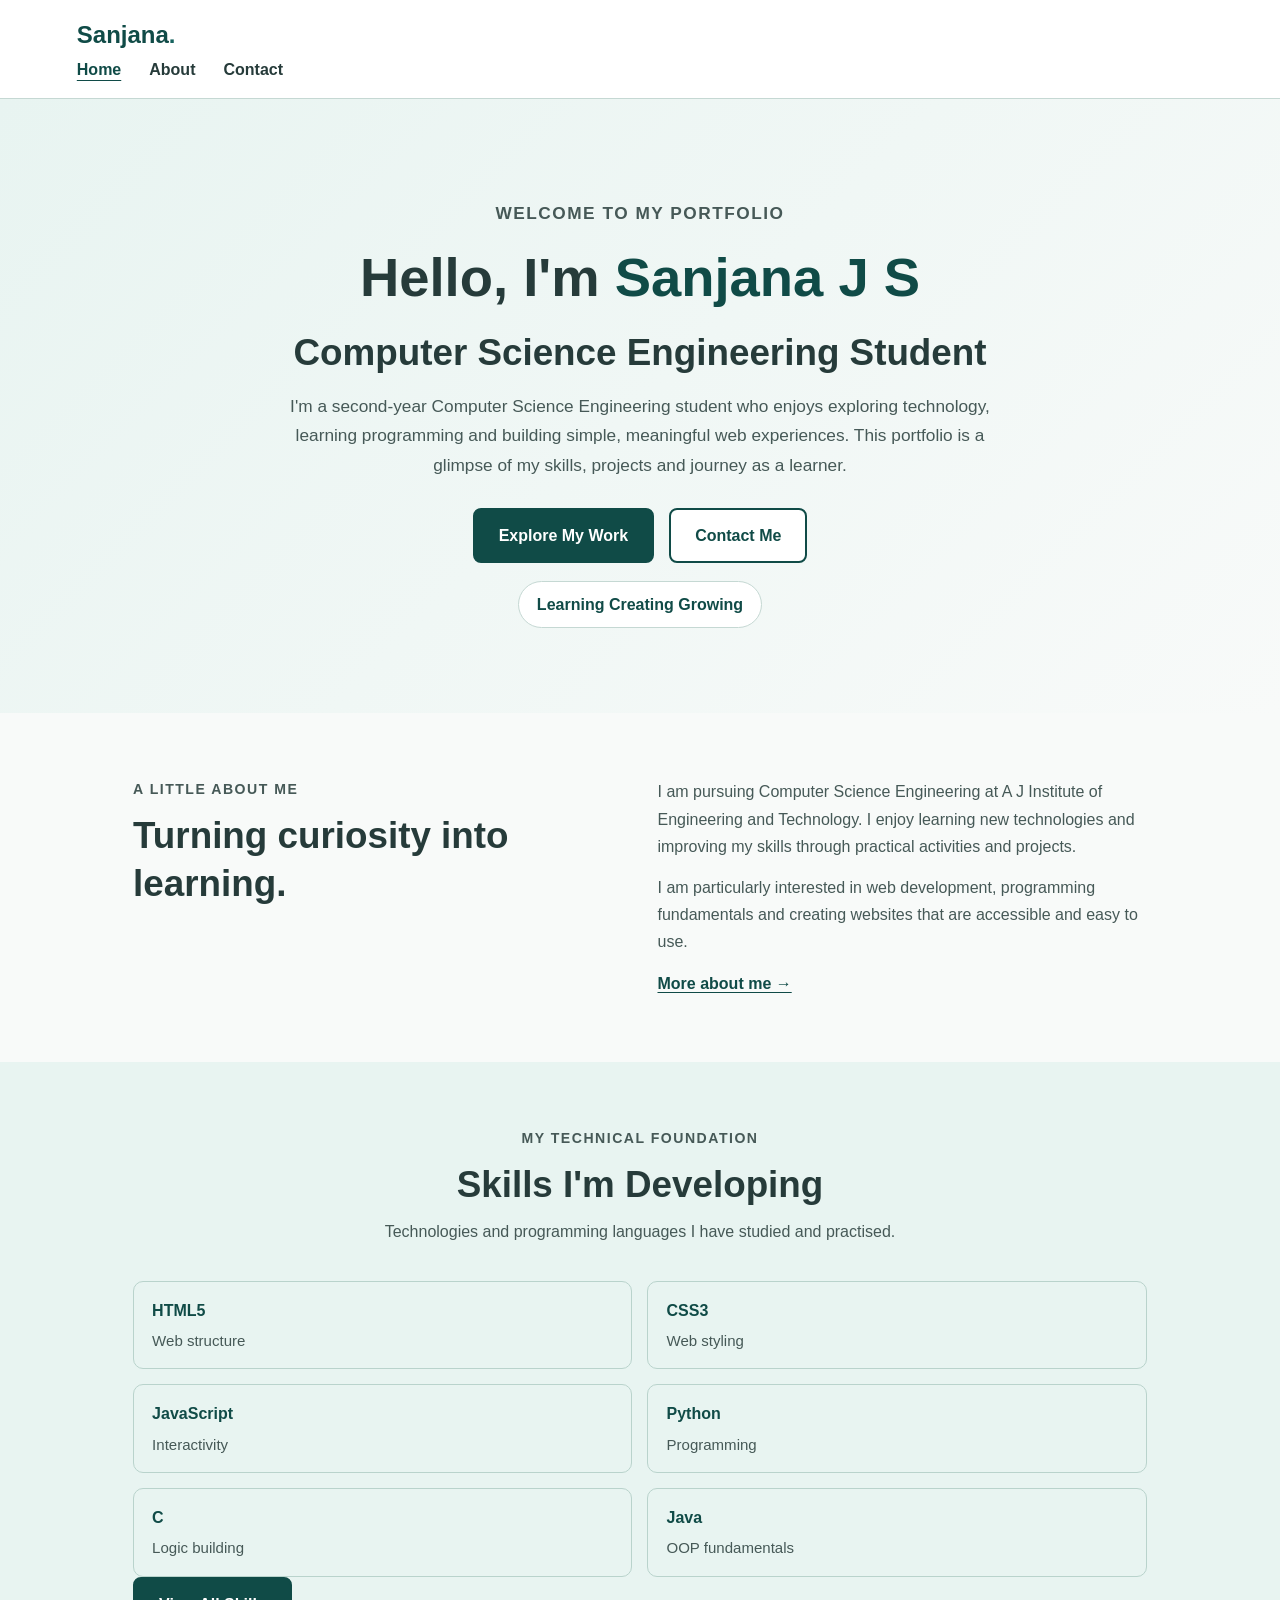
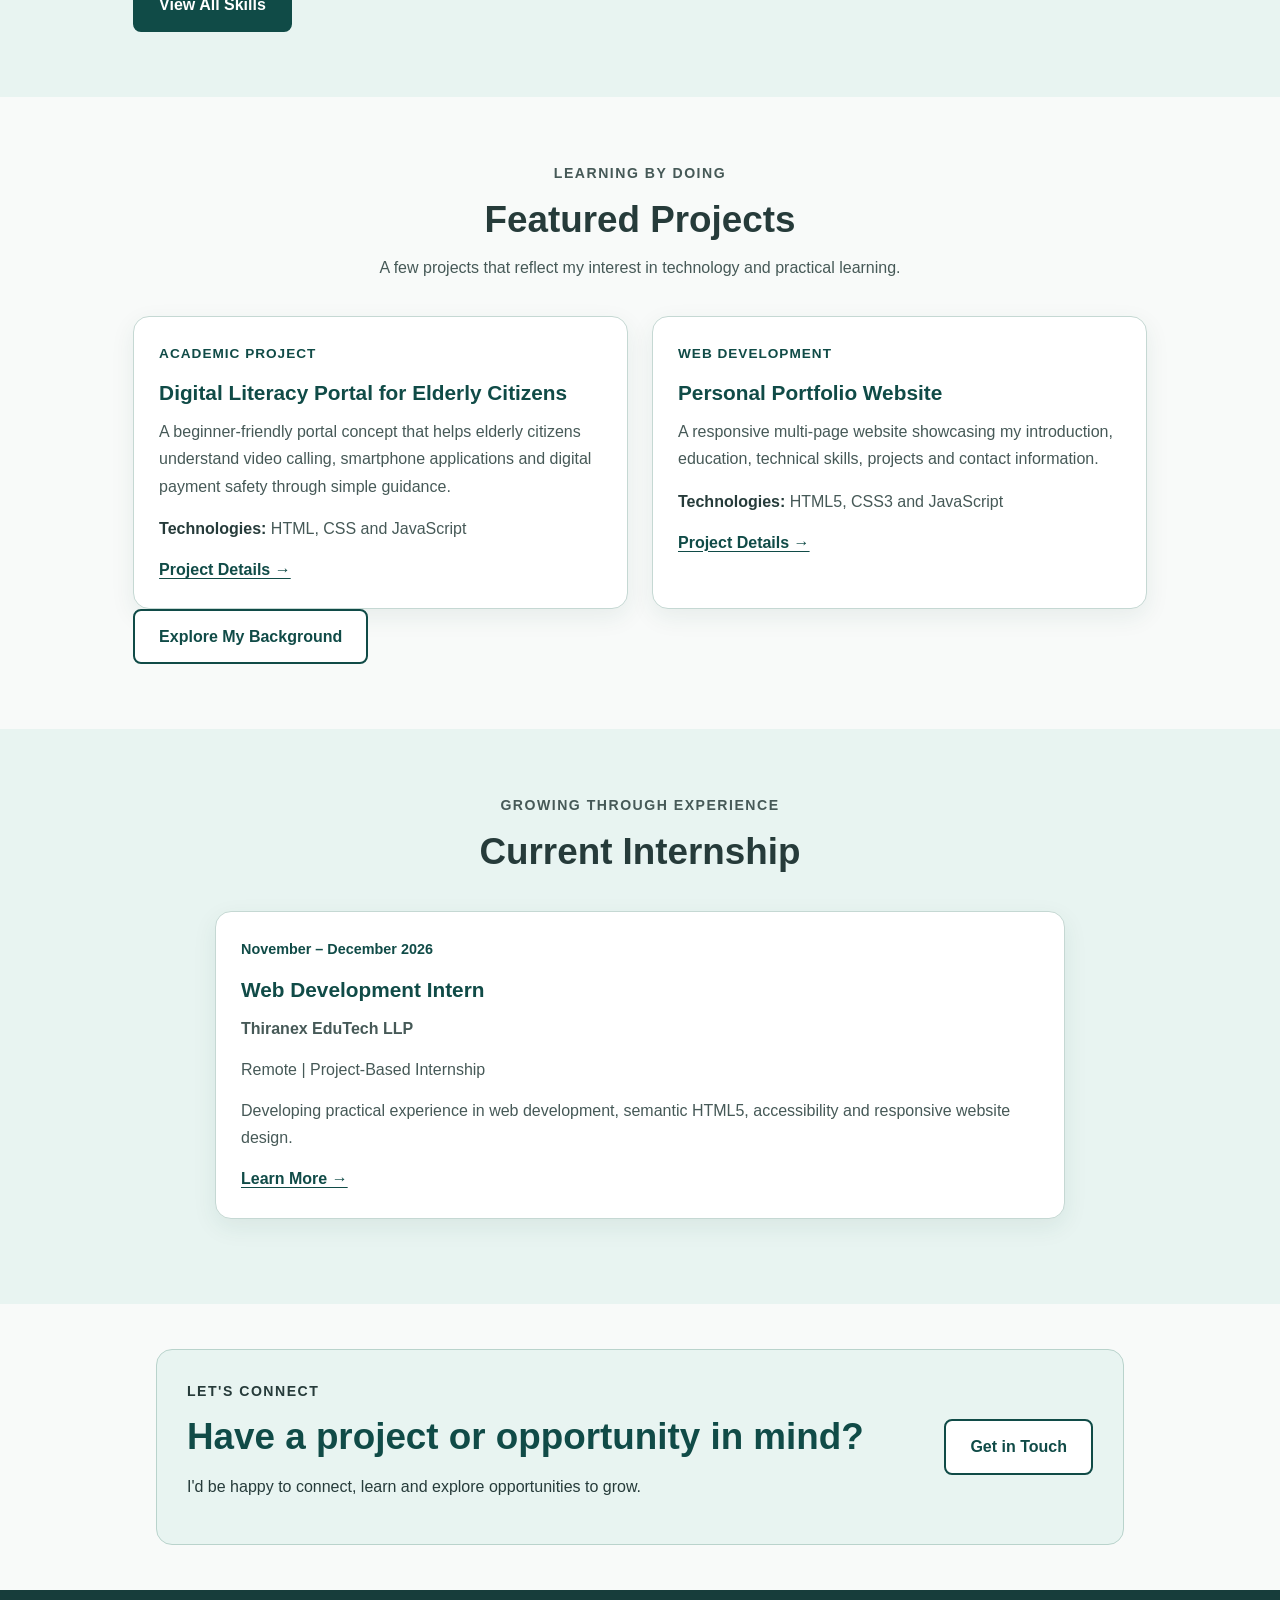
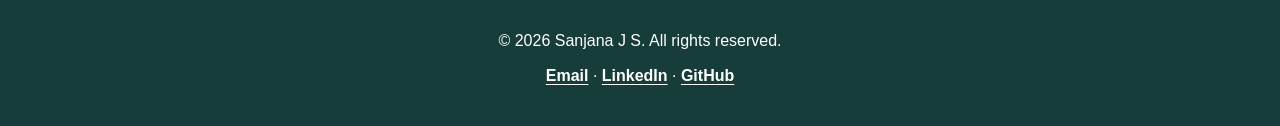
<file: index.html>
<!DOCTYPE html>
<html lang="en">
<head>
    <meta charset="UTF-8">
    <meta name="viewport" content="width=device-width, initial-scale=1">

    <meta name="description" content="Welcome to Sanjana J S's personal portfolio. Explore her education, technical skills, web development projects and learning journey.">
    <meta name="author" content="Sanjana J S">
    <meta name="robots" content="index, follow">

    <title>Sanjana J S | Computer Science Engineering Student</title>

    <link rel="stylesheet" href="styles.css">
    <script src="script.js" defer></script>
</head>

<body>

    <a class="skip-link" href="#main-content">Skip to main content</a>

    <header class="site-header">
        <div class="header-container">
            <a class="brand" href="index.html" aria-label="Sanjana home">
                Sanjana<span>.</span>
            </a>

            <nav aria-label="Main navigation">
                <ul class="nav-list">
                    <li><a href="index.html" aria-current="page">Home</a></li>
                    <li><a href="about.html">About</a></li>
                    <li><a href="contact.html">Contact</a></li>
                </ul>
            </nav>
        </div>
    </header>

    <main id="main-content">

        <!-- Hero Section -->
        <section class="hero" aria-labelledby="hero-title">
            <div class="container hero-content">

                <p class="eyebrow">Welcome to my portfolio</p>

                <h1 id="hero-title">
                    Hello, I'm <span>Sanjana J S</span>
                </h1>

                <h2 class="hero-subtitle">
                    Computer Science Engineering Student
                </h2>

                <p>
                    I'm a second-year Computer Science Engineering student
                    who enjoys exploring technology, learning programming
                    and building simple, meaningful web experiences.
                    This portfolio is a glimpse of my skills, projects
                    and journey as a learner.
                </p>

                <div class="button-group">
                    <a class="button" href="about.html">Explore My Work</a>
                    <a class="button button-light" href="contact.html">Contact Me</a>
                </div>

                <div class="hero-note">
                    <span>Learning</span>
                    <span>Creating</span>
                    <span>Growing</span>
                </div>

            </div>
        </section>

        <!-- Introduction -->
        <section class="section-block" aria-labelledby="intro-title">
            <div class="container split-section">

                <div>
                    <p class="eyebrow">A little about me</p>
                    <h2 id="intro-title">Turning curiosity into learning.</h2>
                </div>

                <div>
                    <p>
                        I am pursuing Computer Science Engineering at
                        A J Institute of Engineering and Technology.
                        I enjoy learning new technologies and improving
                        my skills through practical activities and projects.
                    </p>

                    <p>
                        I am particularly interested in web development,
                        programming fundamentals and creating websites
                        that are accessible and easy to use.
                    </p>

                    <a class="text-link" href="about.html">
                        More about me →
                    </a>
                </div>

            </div>
        </section>

        <!-- Skills Preview -->
        <section class="section-block section-tinted"
                 aria-labelledby="skills-preview-title">

            <div class="container">

                <div class="section-heading">
                    <p class="eyebrow">My technical foundation</p>
                    <h2 id="skills-preview-title">Skills I'm Developing</h2>
                    <p>
                        Technologies and programming languages
                        I have studied and practised.
                    </p>
                </div>

                <ul class="skill-list">
                    <li><strong>HTML5</strong><span>Web structure</span></li>
                    <li><strong>CSS3</strong><span>Web styling</span></li>
                    <li><strong>JavaScript</strong><span>Interactivity</span></li>
                    <li><strong>Python</strong><span>Programming</span></li>
                    <li><strong>C</strong><span>Logic building</span></li>
                    <li><strong>Java</strong><span>OOP fundamentals</span></li>
                </ul>

                <div class="center-action">
                    <a class="button" href="about.html#skills">
                        View All Skills
                    </a>
                </div>

            </div>
        </section>

        <!-- Featured Projects -->
        <section class="section-block"
                 aria-labelledby="projects-title">

            <div class="container">

                <div class="section-heading">
                    <p class="eyebrow">Learning by doing</p>
                    <h2 id="projects-title">Featured Projects</h2>
                    <p>
                        A few projects that reflect my interest
                        in technology and practical learning.
                    </p>
                </div>

                <div class="card-grid">

                    <article class="info-card project-card">
                        <p class="project-type">Academic Project</p>

                        <h3>Digital Literacy Portal for Elderly Citizens</h3>

                        <p>
                            A beginner-friendly portal concept that helps
                            elderly citizens understand video calling,
                            smartphone applications and digital payment
                            safety through simple guidance.
                        </p>

                        <p class="tech-line">
                            <strong>Technologies:</strong>
                            HTML, CSS and JavaScript
                        </p>

                        <a class="text-link"
                           href="about.html#projects">
                            Project Details →
                        </a>
                    </article>

                    <article class="info-card project-card">
                        <p class="project-type">Web Development</p>

                        <h3>Personal Portfolio Website</h3>

                        <p>
                            A responsive multi-page website showcasing
                            my introduction, education, technical skills,
                            projects and contact information.
                        </p>

                        <p class="tech-line">
                            <strong>Technologies:</strong>
                            HTML5, CSS3 and JavaScript
                        </p>

                        <a class="text-link"
                           href="about.html#projects">
                            Project Details →
                        </a>
                    </article>

                </div>

                <div class="center-action">
                    <a class="button button-light" href="about.html">
                        Explore My Background
                    </a>
                </div>

            </div>
        </section>

        <!-- Internship -->
        <section class="section-block section-tinted"
                 aria-labelledby="experience-title">

            <div class="container">

                <div class="section-heading">
                    <p class="eyebrow">Growing through experience</p>
                    <h2 id="experience-title">Current Internship</h2>
                </div>

                <article class="timeline-card">
                    <p class="timeline-label">November – December 2026</p>

                    <h3>Web Development Intern</h3>

                    <p><strong>Thiranex EduTech LLP</strong></p>

                    <p>Remote | Project-Based Internship</p>

                    <p>
                        Developing practical experience in web development,
                        semantic HTML5, accessibility and responsive
                        website design.
                    </p>

                    <a class="text-link" href="about.html#internship">
                        Learn More →
                    </a>
                </article>

            </div>
        </section>

        <!-- Call to Action -->
        <section class="container">
            <div class="callout">
                <div>
                    <p class="eyebrow">Let's connect</p>

                    <h2>Have a project or opportunity in mind?</h2>

                    <p>
                        I'd be happy to connect, learn and explore
                        opportunities to grow.
                    </p>
                </div>

                <a class="button button-light" href="contact.html">
                    Get in Touch
                </a>
            </div>
        </section>

    </main>

    <footer class="site-footer">
        <p>
            © <span class="current-year">2026</span>
            Sanjana J S. All rights reserved.
        </p>

        <p>
            <a href="mailto:sanjanajshaluvalli@gmail.com">Email</a>
            ·
            <a href="https://www.linkedin.com/in/sanjana-j-s-haluvalli-02609b396"
               target="_blank" rel="noopener noreferrer">LinkedIn</a>
            ·
            <a href="https://github.com/sanjanajshaluvalli-tech"
               target="_blank" rel="noopener noreferrer">GitHub</a>
        </p>
    </footer>

</body>
</html>
</file>
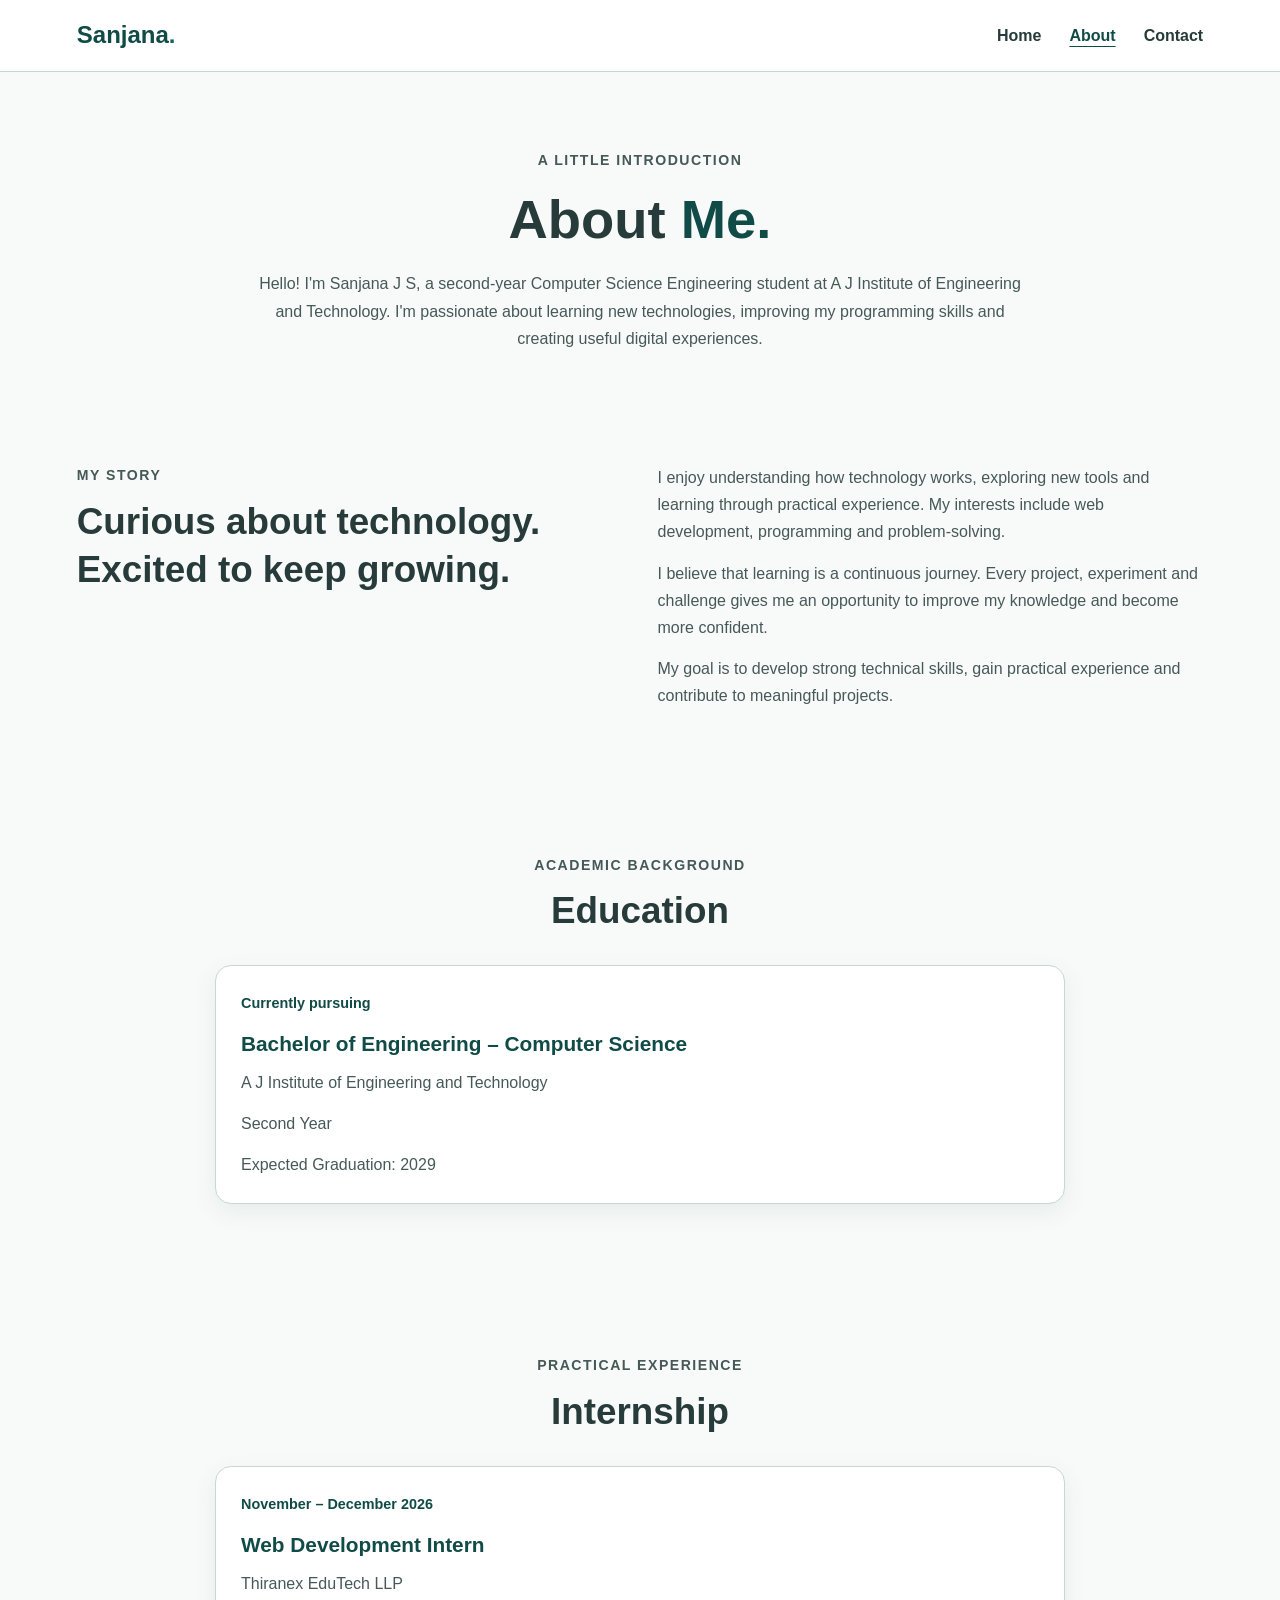
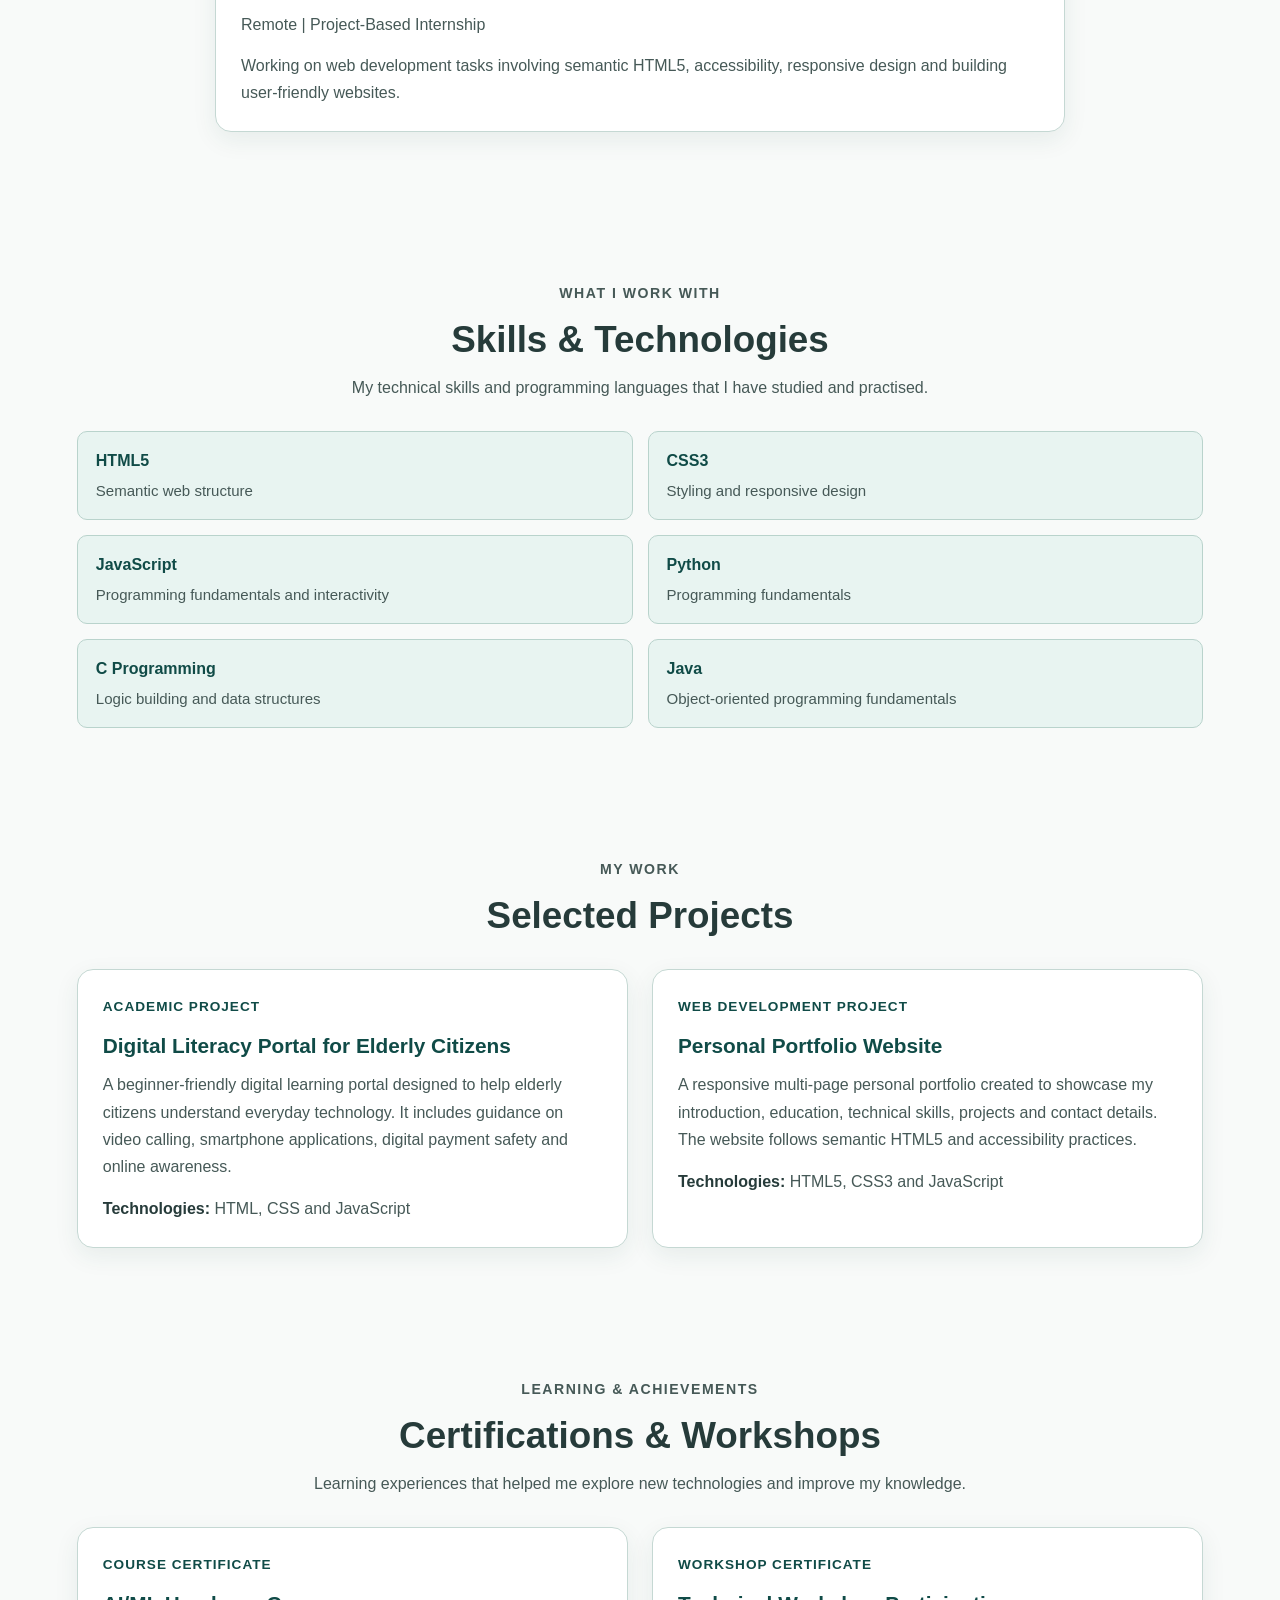
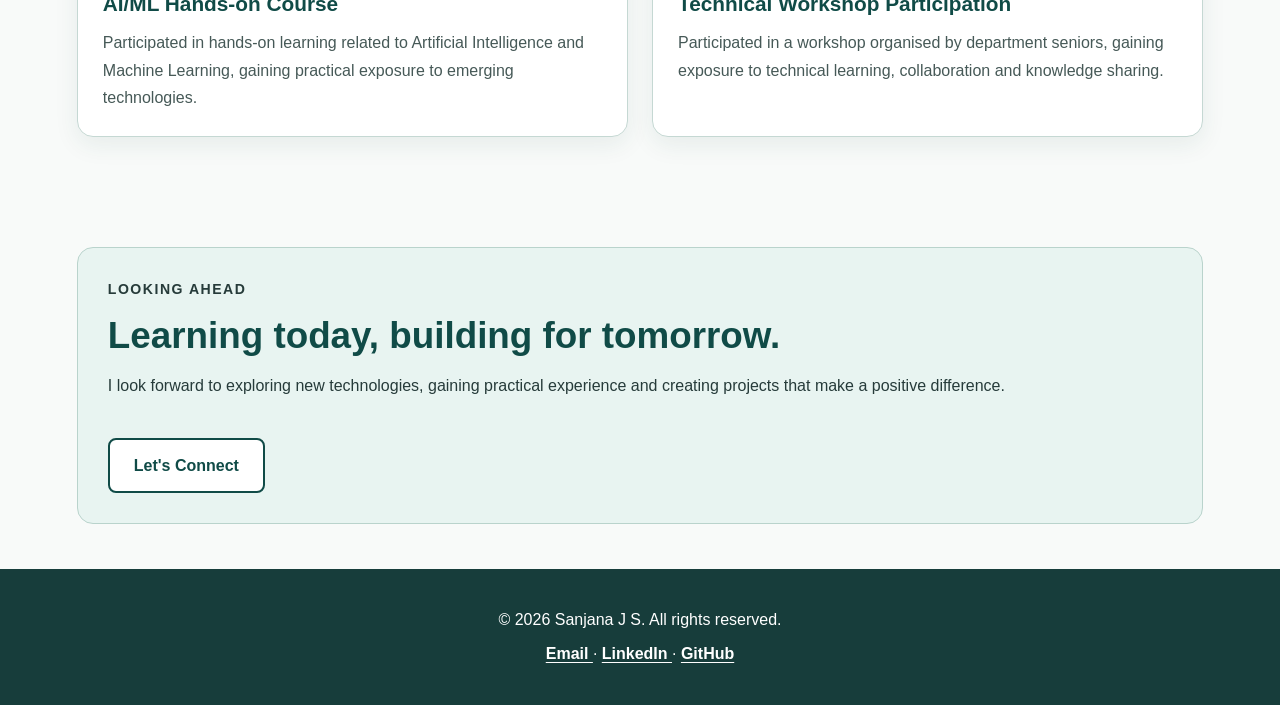
<file: about.html>
<!DOCTYPE html>
<html lang="en">
<head>
    <meta charset="UTF-8">
    <meta name="viewport" content="width=device-width, initial-scale=1">

    <meta name="description" content="Learn about Sanjana J S, a Computer Science Engineering student, her education, technical skills, projects, internship and certifications.">
    <meta name="author" content="Sanjana J S">
    <meta name="robots" content="index, follow">

    <title>About Me | Sanjana J S</title>

    <link rel="stylesheet" href="styles.css">
    <script src="script.js" defer></script>
</head>

<body>

    <a class="skip-link" href="#main-content">
        Skip to main content
    </a>

    <!-- Header -->
    <header class="site-header">
        <a class="brand" href="index.html" aria-label="Sanjana home">
            Sanjana<span>.</span>
        </a>

        <nav aria-label="Main navigation">
            <ul class="nav-list">
                <li><a href="index.html">Home</a></li>
                <li><a href="about.html" aria-current="page">About</a></li>
                <li><a href="contact.html">Contact</a></li>
            </ul>
        </nav>
    </header>

    <!-- Main Content -->
    <main id="main-content">

        <!-- About Introduction -->
        <header class="page-heading">
            <p class="eyebrow">A little introduction</p>
            <h1>About <span class="accent-text">Me.</span></h1>

            <p>
                Hello! I'm Sanjana J S, a second-year Computer Science
                Engineering student at A J Institute of Engineering
                and Technology. I'm passionate about learning new
                technologies, improving my programming skills and
                creating useful digital experiences.
            </p>
        </header>

        <!-- My Story -->
        <section class="content-section split-section"
                 aria-labelledby="story-title">

            <div>
                <p class="eyebrow">My story</p>
                <h2 id="story-title">
                    Curious about technology. Excited to keep growing.
                </h2>
            </div>

            <div>
                <p>
                    I enjoy understanding how technology works,
                    exploring new tools and learning through practical
                    experience. My interests include web development,
                    programming and problem-solving.
                </p>

                <p>
                    I believe that learning is a continuous journey.
                    Every project, experiment and challenge gives me
                    an opportunity to improve my knowledge and become
                    more confident.
                </p>

                <p>
                    My goal is to develop strong technical skills,
                    gain practical experience and contribute to
                    meaningful projects.
                </p>
            </div>

        </section>

        <!-- Education -->
        <section class="content-section"
                 aria-labelledby="education-title">

            <div class="section-heading compact">
                <p class="eyebrow">Academic background</p>
                <h2 id="education-title">Education</h2>
            </div>

            <article class="timeline-card">
                <p class="timeline-label">Currently pursuing</p>

                <h3>
                    Bachelor of Engineering – Computer Science
                </h3>

                <p>
                    A J Institute of Engineering and Technology
                </p>

                <p>Second Year</p>

                <p class="muted">
                    Expected Graduation: 2029
                </p>
            </article>

        </section>

        <!-- Internship -->
        <section class="content-section"
                 id="internship"
                 aria-labelledby="internship-title">

            <div class="section-heading compact">
                <p class="eyebrow">Practical experience</p>
                <h2 id="internship-title">Internship</h2>
            </div>

            <article class="timeline-card">
                <p class="timeline-label">November – December 2026</p>

                <h3>Web Development Intern</h3>

                <p>Thiranex EduTech LLP</p>

                <p>
                    Remote | Project-Based Internship
                </p>

                <p>
                    Working on web development tasks involving
                    semantic HTML5, accessibility, responsive
                    design and building user-friendly websites.
                </p>
            </article>

        </section>

        <!-- Skills -->
        <section class="content-section"
                 id="skills"
                 aria-labelledby="skills-title">

            <div class="section-heading compact">
                <p class="eyebrow">What I work with</p>
                <h2 id="skills-title">Skills & Technologies</h2>

                <p>
                    My technical skills and programming languages
                    that I have studied and practised.
                </p>
            </div>

            <ul class="skill-list">
                <li>
                    <strong>HTML5</strong>
                    <span>Semantic web structure</span>
                </li>

                <li>
                    <strong>CSS3</strong>
                    <span>Styling and responsive design</span>
                </li>

                <li>
                    <strong>JavaScript</strong>
                    <span>Programming fundamentals and interactivity</span>
                </li>

                <li>
                    <strong>Python</strong>
                    <span>Programming fundamentals</span>
                </li>

                <li>
                    <strong>C Programming</strong>
                    <span>Logic building and data structures</span>
                </li>

                <li>
                    <strong>Java</strong>
                    <span>Object-oriented programming fundamentals</span>
                </li>
            </ul>

        </section>

        <!-- Projects -->
        <section class="content-section"
                 id="projects"
                 aria-labelledby="projects-title">

            <div class="section-heading compact">
                <p class="eyebrow">My work</p>
                <h2 id="projects-title">Selected Projects</h2>
            </div>

            <div class="card-grid">

                <article class="info-card project-card">
                    <p class="project-type">Academic Project</p>

                    <h3>
                        Digital Literacy Portal for Elderly Citizens
                    </h3>

                    <p>
                        A beginner-friendly digital learning portal
                        designed to help elderly citizens understand
                        everyday technology. It includes guidance
                        on video calling, smartphone applications,
                        digital payment safety and online awareness.
                    </p>

                    <p class="tech-line">
                        <strong>Technologies:</strong>
                        HTML, CSS and JavaScript
                    </p>
                </article>

                <article class="info-card project-card">
                    <p class="project-type">Web Development Project</p>

                    <h3>Personal Portfolio Website</h3>

                    <p>
                        A responsive multi-page personal portfolio
                        created to showcase my introduction, education,
                        technical skills, projects and contact details.
                        The website follows semantic HTML5 and
                        accessibility practices.
                    </p>

                    <p class="tech-line">
                        <strong>Technologies:</strong>
                        HTML5, CSS3 and JavaScript
                    </p>
                </article>

            </div>

        </section>

        <!-- Certifications -->
        <section class="content-section"
                 id="certifications"
                 aria-labelledby="certifications-title">

            <div class="section-heading compact">
                <p class="eyebrow">Learning & achievements</p>
                <h2 id="certifications-title">
                    Certifications & Workshops
                </h2>

                <p>
                    Learning experiences that helped me explore
                    new technologies and improve my knowledge.
                </p>
            </div>

            <div class="card-grid">

                <article class="info-card">
                    <p class="project-type">Course Certificate</p>

                    <h3>AI/ML Hands-on Course</h3>

                    <p>
                        Participated in hands-on learning related
                        to Artificial Intelligence and Machine
                        Learning, gaining practical exposure to
                        emerging technologies.
                    </p>
                </article>

                <article class="info-card">
                    <p class="project-type">Workshop Certificate</p>

                    <h3>Technical Workshop Participation</h3>

                    <p>
                        Participated in a workshop organised by
                        department seniors, gaining exposure to
                        technical learning, collaboration and
                        knowledge sharing.
                    </p>
                </article>

            </div>

        </section>

        <!-- Career Goal -->
        <section class="callout">
            <div>
                <p class="eyebrow">Looking ahead</p>

                <h2>
                    Learning today, building for tomorrow.
                </h2>

                <p>
                    I look forward to exploring new technologies,
                    gaining practical experience and creating
                    projects that make a positive difference.
                </p>
            </div>

            <a class="button button-light" href="contact.html">
                Let's Connect
            </a>
        </section>

    </main>

    <!-- Footer -->
    <footer class="site-footer">

        <p>
            © <span class="current-year">2026</span>
            Sanjana J S. All rights reserved.
        </p>

        <p>
            <a href="mailto:sanjanajshaluvalli@gmail.com">
                Email
            </a>
            ·
            <a href="https://www.linkedin.com/in/sanjana-j-s-haluvalli-02609b396"
               target="_blank"
               rel="noopener noreferrer">
                LinkedIn
            </a>
            ·
            <a href="https://github.com/sanjanajshaluvalli-tech"
               target="_blank"
               rel="noopener noreferrer">
                GitHub
            </a>
        </p>

    </footer>

</body>
</html>
</file>
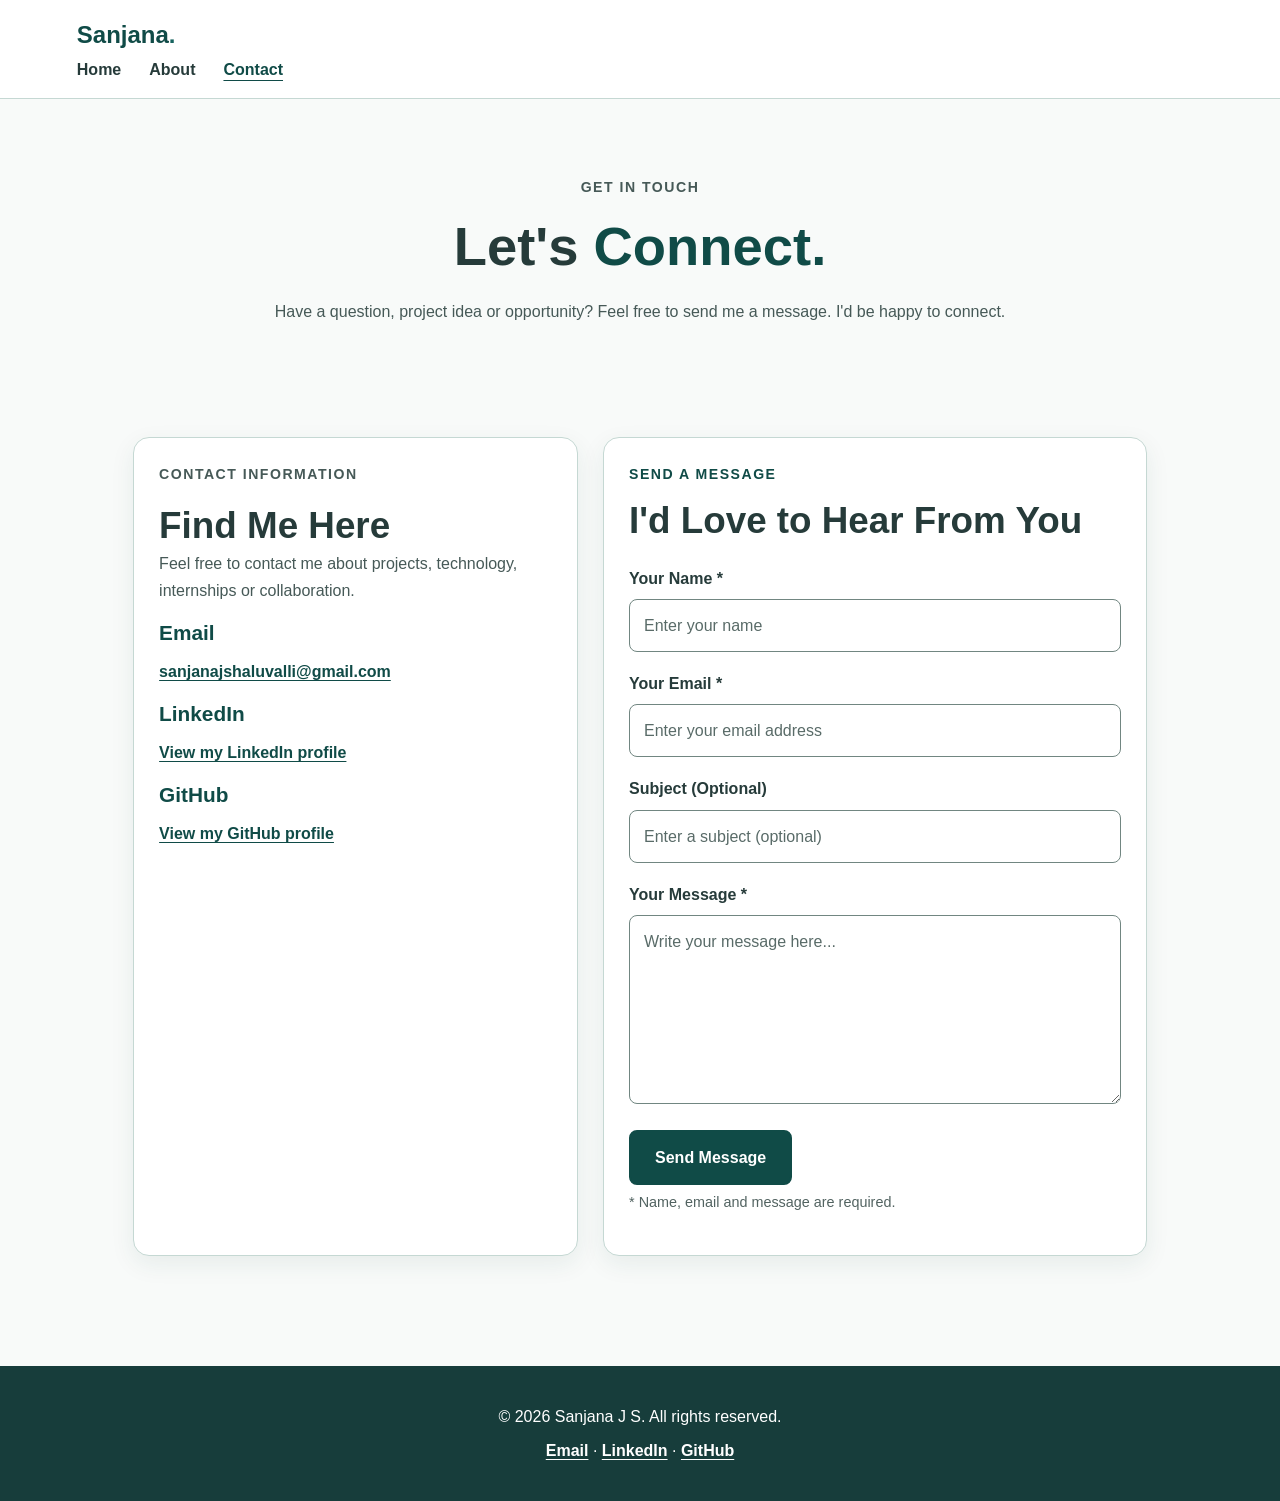
<file: contact.html>
<!DOCTYPE html>
<html lang="en">
<head>
    <meta charset="UTF-8">
    <meta name="viewport" content="width=device-width, initial-scale=1">

    <meta name="description" content="Contact Sanjana J S for projects, collaboration and web development opportunities.">
    <meta name="author" content="Sanjana J S">
    <meta name="robots" content="index, follow">

    <title>Contact | Sanjana J S</title>

    <link rel="stylesheet" href="styles.css">
    <script src="script.js" defer></script>
</head>

<body>

    <a class="skip-link" href="#main-content">
        Skip to main content
    </a>

    <header class="site-header">
        <div class="header-container">

            <a class="brand" href="index.html" aria-label="Sanjana home">
                Sanjana<span>.</span>
            </a>

            <nav aria-label="Main navigation">
                <ul class="nav-list">
                    <li><a href="index.html">Home</a></li>
                    <li><a href="about.html">About</a></li>
                    <li><a href="contact.html" aria-current="page">Contact</a></li>
                </ul>
            </nav>

        </div>
    </header>

    <main id="main-content">

        <header class="page-heading">
            <p class="eyebrow">Get in touch</p>

            <h1>Let's <span class="accent-text">Connect.</span></h1>

            <p>
                Have a question, project idea or opportunity?
                Feel free to send me a message. I'd be happy to connect.
            </p>
        </header>

        <section class="content-section">
            <div class="container contact-layout">

                <!-- Contact Information -->
                <aside class="contact-card"
                       aria-labelledby="contact-info-title">

                    <p class="eyebrow">Contact information</p>

                    <h2 id="contact-info-title">Find Me Here</h2>

                    <p>
                        Feel free to contact me about projects,
                        technology, internships or collaboration.
                    </p>

                    <div class="contact-detail">
                        <h3>Email</h3>
                        <p>
                            <a href="mailto:sanjanajshaluvalli@gmail.com">
                                sanjanajshaluvalli@gmail.com
                            </a>
                        </p>
                    </div>

                    <div class="contact-detail">
                        <h3>LinkedIn</h3>
                        <p>
                            <a href="https://www.linkedin.com/in/sanjana-j-s-haluvalli-02609b396"
                               target="_blank"
                               rel="noopener noreferrer">
                                View my LinkedIn profile
                            </a>
                        </p>
                    </div>

                    <div class="contact-detail">
                        <h3>GitHub</h3>
                        <p>
                            <a href="https://github.com/sanjanajshaluvalli-tech"
                               target="_blank"
                               rel="noopener noreferrer">
                                View my GitHub profile
                            </a>
                        </p>
                    </div>

                </aside>

                <!-- Contact Form -->
                <section class="form-panel"
                         aria-labelledby="form-title">

                    <p class="eyebrow">Send a message</p>

                    <h2 id="form-title">I'd Love to Hear From You</h2>

                    <form
                        id="contact-form"
                        action="https://formsubmit.co/sanjanajshaluvalli@gmail.com"
                        method="POST"
                    >

                        <!-- Email subject is optional for visitors.
                             This hidden field supplies a default email subject. -->
                        <input
                            type="hidden"
                            name="_subject"
                            value="New message from Sanjana's Portfolio"
                        >

                        <!-- Email template -->
                        <input
                            type="hidden"
                            name="_template"
                            value="table"
                        >

                        <!-- Spam protection -->
                        <input                        
                           type="text"
                           name="_honey"
                           class="honey-field"
                           hidden
                           autocomplete="off"
                        >

                        <div class="form-field">
                            <label for="name">Your Name *</label>

                            <input
                                type="text"
                                id="name"
                                name="name"
                                placeholder="Enter your name"
                                minlength="2"
                                maxlength="80"
                                autocomplete="name"
                                required
                            >
                        </div>

                        <div class="form-field">
                            <label for="sender-email">Your Email *</label>

                            <input
                                type="email"
                                id="sender-email"
                                name="email"
                                placeholder="Enter your email address"
                                maxlength="254"
                                autocomplete="email"
                                required
                            >
                        </div>

                        <div class="form-field">
                            <label for="subject">
                                Subject (Optional)
                            </label>

                            <input
                                type="text"
                                id="subject"
                                name="visitor_subject"
                                placeholder="Enter a subject (optional)"
                                maxlength="120"
                            >
                        </div>

                        <div class="form-field">
                            <label for="message">Your Message *</label>

                            <textarea
                                id="message"
                                name="message"
                                rows="6"
                                placeholder="Write your message here..."
                                minlength="10"
                                maxlength="5000"
                                required
                            ></textarea>
                        </div>

                        <button
                            class="button"
                            id="submit-button"
                            type="submit"
                        >
                            Send Message
                        </button>

                        <p class="form-help">
                            * Name, email and message are required.
                        </p>

                        <p
                            id="form-status"
                            class="status-message"
                            role="status"
                            aria-live="polite"
                        ></p>

                    </form>

                </section>

            </div>
        </section>

    </main>

    <footer class="site-footer">

        <p>
            © <span class="current-year">2026</span>
            Sanjana J S. All rights reserved.
        </p>

        <p>
            <a href="mailto:sanjanajshaluvalli@gmail.com">Email</a>
            ·
            <a href="https://www.linkedin.com/in/sanjana-j-s-haluvalli-02609b396"
               target="_blank"
               rel="noopener noreferrer">LinkedIn</a>
            ·
            <a href="https://github.com/sanjanajshaluvalli-tech"
               target="_blank"
               rel="noopener noreferrer">GitHub</a>
        </p>

    </footer>

</body>
</html>
</file>
<file: styles.css>
/* -------------------------
   1. ROOT VARIABLES
------------------------- */
:root {
    --primary: #17645f;
    --primary-dark: #104b47;
    --primary-light: #dceee9;

    --background: #f8faf9;
    --surface: #ffffff;
    --surface-tinted: #e8f4f1;

    --text: #263b3a;
    --text-secondary: #465957;
    --muted: #526361;

    --border: #c5d8d3;

    --footer-bg: #173d3b;
    --footer-text: #ffffff;

    --focus: #a35b00;

    --shadow: 0 8px 25px rgba(30, 75, 70, 0.08);

    --radius: 16px;
    --transition: 0.2s ease;
}

/* -------------------------
   2. RESET AND BASE STYLES
------------------------- */

* {
    box-sizing: border-box;
    margin: 0;
    padding: 0;
}

html {
    scroll-behavior: smooth;
    scroll-padding-top: 90px;
}

body {
    font-family: Arial, Helvetica, sans-serif;
    background-color: var(--background);
    color: var(--text);
    font-size: 16px;
    line-height: 1.7;
}

img {
    display: block;
    max-width: 100%;
}

a {
    color: var(--primary-dark);
    text-decoration: underline;
    text-underline-offset: 3px;
}

a:hover {
    color: #0b3935;
}

button,
input,
textarea,
select {
    font: inherit;
}

/* -------------------------
   3. ACCESSIBILITY
------------------------- */

/* Skip navigation link */

.skip-link {
    position: absolute;
    top: -100px;
    left: 15px;
    z-index: 1000;

    padding: 12px 18px;

    background-color: var(--primary-dark);
    color: #ffffff;

    border-radius: 8px;
    font-weight: 700;
}

.skip-link:focus {
    top: 10px;
}

/* Keyboard focus visibility */

:focus {
    outline: 3px solid var(--focus);
    outline-offset: 3px;
}

:focus:not(:focus-visible) {
    outline: none;
}

:focus-visible {
    outline: 3px solid var(--focus);
    outline-offset: 4px;
}

/* -------------------------
   4. HEADER AND NAVIGATION
------------------------- */

.site-header {
    position: sticky;
    top: 0;
    z-index: 100;

    display: flex;
    align-items: center;
    justify-content: space-between;

    gap: 20px;

    padding: 15px 6%;

    background-color: #ffffff;
    border-bottom: 1px solid var(--border);
}

/* Brand */

.brand,
.logo {
    color: var(--primary-dark);
    font-size: 1.5rem;
    font-weight: 800;
    text-decoration: none;
}

.brand span,
.logo span {
    color: var(--primary);
}

/* Navigation */

.nav-list {
    display: flex;
    align-items: center;
    gap: 28px;

    list-style: none;
}

.nav-list a {
    color: var(--text);
    font-weight: 700;
    text-decoration: none;

    transition: color var(--transition);
}

.nav-list a:hover,
.nav-list a[aria-current="page"] {
    color: var(--primary-dark);
    text-decoration: underline;
    text-underline-offset: 5px;
}

/* Mobile navigation button */

.menu-toggle {
    display: none;

    padding: 9px 15px;

    background-color: var(--primary-dark);
    color: #ffffff;

    border: 2px solid var(--primary-dark);
    border-radius: 8px;

    cursor: pointer;
    font-weight: 700;
}

/* -------------------------
   5. GENERAL LAYOUT
------------------------- */

main {
    min-height: 75vh;
}

.container {
    width: min(1100px, 90%);
    margin: 0 auto;
}

.content-section,
.section-block {
    padding: 65px 6%;
}

.section-tinted {
    background-color: var(--surface-tinted);
    color: var(--text);
}

/* -------------------------
   6. TYPOGRAPHY
------------------------- */

h1,
h2,
h3,
h4 {
    color: var(--text);
    line-height: 1.3;
}

h1 {
    font-size: clamp(2.2rem, 5vw, 3.4rem);
}

h2 {
    font-size: clamp(1.7rem, 4vw, 2.3rem);
}

h3 {
    font-size: 1.3rem;
}

p {
    color: var(--text);
    margin-bottom: 14px;
}

/* Small section labels */

.eyebrow {
    color: var(--primary-dark);
    font-size: 0.88rem;
    font-weight: 800;
    letter-spacing: 1.5px;
    text-transform: uppercase;
    margin-bottom: 10px;
}

.accent-text {
    color: var(--primary-dark);
}

/* Muted text */

.muted,
.small {
    color: var(--muted);
}

.small {
    font-size: 0.9rem;
}

/* -------------------------
   7. HERO SECTION
------------------------- */

.hero {
    padding: 85px 6%;

    background: linear-gradient(
        135deg,
        #e8f4f1,
        #f8faf9
    );
}

.hero-content {
    max-width: 850px;
    margin: 0 auto;
    text-align: center;
}

.hero h1 {
    margin: 15px 0;
}

.hero h1 span {
    color: var(--primary-dark);
}

.hero p {
    max-width: 700px;
    margin: 15px auto;
    color: var(--text-secondary);
    font-size: 1.08rem;
}

.hero-note {
    display: inline-block;

    margin-top: 18px;
    padding: 9px 18px;

    background-color: #ffffff;
    color: var(--primary-dark);

    border: 1px solid var(--border);
    border-radius: 30px;
    font-weight: 700;
}

/* -------------------------
   8. BUTTONS
------------------------- */

.button {
    display: inline-block;

    padding: 12px 24px;

    background-color: var(--primary-dark);
    color: #ffffff;

    border: 2px solid var(--primary-dark);
    border-radius: 8px;

    font-weight: 700;
    text-decoration: none;

    cursor: pointer;

    transition:
        background-color var(--transition),
        color var(--transition);
}

.button:hover {
    background-color: #083b37;
    border-color: #083b37;
    color: #ffffff;
    text-decoration: none;
}

.button-light {
    background-color: #ffffff;
    color: var(--primary-dark);
    border: 2px solid var(--primary-dark);
}

.button-light:hover {
    background-color: var(--primary-dark);
    color: #ffffff;
}

.button-group {
    display: flex;
    justify-content: center;
    flex-wrap: wrap;
    gap: 15px;
    margin-top: 28px;
}

/* -------------------------
   9. SECTION HEADINGS
------------------------- */

.section-heading {
    text-align: center;
    margin-bottom: 35px;
}

.section-heading h2 {
    margin-bottom: 10px;
}

.section-heading p {
    color: var(--text-secondary);
}

.section-heading.compact {
    margin-bottom: 30px;
}

.page-heading {
    padding: 65px 6% 35px;
    text-align: center;
}

.page-heading h1 {
    margin-bottom: 15px;
}

.page-heading p {
    max-width: 780px;
    margin: 12px auto;
    color: var(--text-secondary);
}

/* -------------------------
   10. GRID AND CARDS
------------------------- */

.section-grid,
.card-grid {
    display: grid;
    grid-template-columns: repeat(2, minmax(0, 1fr));
    gap: 24px;
}

.info-card,
.project-card,
.timeline-card,
.contact-card,
.form-panel {
    padding: 25px;

    background-color: #ffffff;
    color: var(--text);

    border: 1px solid var(--border);
    border-radius: var(--radius);

    box-shadow: var(--shadow);
}

.info-card h3,
.project-card h3,
.timeline-card h3,
.contact-card h3 {
    color: var(--primary-dark);
    margin-bottom: 12px;
}

.info-card p,
.project-card p,
.timeline-card p,
.contact-card p {
    color: var(--text-secondary);
}

.info-card p:last-child,
.project-card p:last-child,
.timeline-card p:last-child {
    margin-bottom: 0;
}

/* -------------------------
   11. ABOUT PAGE
------------------------- */

.split-section {
    display: grid;
    grid-template-columns: repeat(2, minmax(0, 1fr));
    align-items: start;
    gap: 35px;
}

.split-section p {
    color: var(--text-secondary);
}

/* Education and internship */

.timeline-card {
    max-width: 850px;
    margin: 0 auto 20px;
}

.timeline-label {
    color: var(--primary-dark) !important;
    font-weight: 800;
    font-size: 0.9rem;
}

/* -------------------------
   12. SKILLS
------------------------- */

.skill-list {
    display: grid;
    grid-template-columns: repeat(2, minmax(0, 1fr));
    gap: 15px;

    list-style: none;
}

.skill-list li {
    display: flex;
    flex-direction: column;
    gap: 4px;

    padding: 15px 18px;

    background-color: #e8f4f1;
    color: var(--text);

    border: 1px solid #b9d3cc;
    border-radius: 10px;
}

.skill-list strong {
    color: var(--primary-dark);
}

.skill-list span {
    color: var(--text-secondary);
    font-size: 0.94rem;
}

/* -------------------------
   13. PROJECTS
------------------------- */

.project-card {
    height: 100%;
}

.project-type {
    color: var(--primary-dark) !important;
    font-size: 0.85rem;
    font-weight: 800;
    text-transform: uppercase;
    letter-spacing: 1px;
}

.tech-line {
    margin-top: 15px;
}

.tech-line strong {
    color: var(--text);
}

.tag {
    display: inline-block;

    margin: 8px 5px 0 0;
    padding: 6px 12px;

    background-color: #dceee9;
    color: var(--primary-dark);

    border: 1px solid #b9d3cc;
    border-radius: 20px;

    font-size: 0.85rem;
    font-weight: 700;
}

.project-links {
    display: flex;
    flex-wrap: wrap;
    gap: 15px;
    margin-top: 18px;
}

.text-link {
    color: var(--primary-dark);
    font-weight: 700;
    text-decoration: underline;
}

/* -------------------------
   14. CALLOUT SECTION
------------------------- */

.callout {
    display: flex;
    justify-content: space-between;
    align-items: center;
    flex-wrap: wrap;

    gap: 25px;

    margin: 45px 6%;
    padding: 30px;

    background-color: #e8f4f1;
    color: var(--text);

    border: 1px solid #b9d3cc;
    border-radius: var(--radius);
}

.callout h2 {
    color: var(--primary-dark);
    margin-bottom: 12px;
}

.callout p {
    color: var(--text);
}

/* -------------------------
   15. CONTACT PAGE
------------------------- */

.contact-layout {
    display: grid;
    grid-template-columns: 0.9fr 1.1fr;
    gap: 25px;
    align-items: start;
}

.contact-card,
.form-panel {
    height: 100%;
}

.contact-card p {
    margin-bottom: 15px;
    overflow-wrap: anywhere;
}

.contact-card a {
    color: var(--primary-dark);
    font-weight: 700;
    overflow-wrap: anywhere;
}

/* Form heading */

.form-panel h2 {
    margin-bottom: 20px;
}

/* Form fields */

.form-field {
    margin-bottom: 18px;
}

.form-field label {
    display: block;
    margin-bottom: 7px;

    color: var(--text);
    font-weight: 700;
}

.form-field input,
.form-field textarea,
.form-field select {
    width: 100%;

    padding: 12px 14px;

    background-color: #ffffff;
    color: var(--text);

    border: 1px solid #718681;
    border-radius: 8px;
}

.form-field input::placeholder,
.form-field textarea::placeholder {
    color: #596b68;
    opacity: 1;
}

.form-field textarea {
    min-height: 140px;
    resize: vertical;
}

.form-field input:focus,
.form-field textarea:focus,
.form-field select:focus {
    border-color: var(--primary-dark);
    outline: 3px solid #a6d4c8;
    outline-offset: 2px;
}

.form-help {
    margin-top: 5px;
    color: var(--muted);
    font-size: 0.9rem;
}

/* Form status */

.status-message,
#form-status {
    margin-top: 15px;
    color: var(--primary-dark);
    font-weight: 700;
}

/* -------------------------
   16. FOOTER
------------------------- */

.site-footer {
    margin-top: 45px;
    padding: 30px 15px;

    background-color: var(--footer-bg);
    color: var(--footer-text);

    text-align: center;
}

/* Footer paragraph */

.site-footer p {
    margin: 7px 0;
    color: #ffffff;
}

/* Copyright year */

.site-footer .current-year {
    color: #ffffff;
    background-color: transparent;
}

/* Footer links */

.site-footer a {
    color: #ffffff;
    font-weight: 700;
    text-decoration: underline;
    text-underline-offset: 3px;
}

.site-footer a:hover {
    color: #dceee9;
}

/* -------------------------
   17. RESPONSIVE DESIGN
------------------------- */

@media (max-width: 760px) {

    .site-header {
        flex-wrap: wrap;
        padding: 14px 5%;
    }

    .menu-toggle {
        display: inline-block;
    }

    .nav-list {
        display: none;
        flex-direction: column;
        align-items: flex-start;

        width: 100%;
        gap: 10px;

        padding: 12px 0;
    }

    .nav-list.is-open {
        display: flex;
    }

    .nav-list li {
        width: 100%;
    }

    .nav-list a {
        display: block;
        padding: 8px 0;
    }

    .hero {
        padding: 60px 5%;
    }

    .content-section,
    .section-block {
        padding: 45px 5%;
    }

    .section-grid,
    .card-grid,
    .split-section,
    .contact-layout {
        grid-template-columns: 1fr;
    }

    .callout {
        margin: 30px 5%;
        padding: 24px;
    }

    .page-heading {
        padding: 50px 5% 30px;
    }
}

/* Small mobile screens */

@media (max-width: 480px) {

    body {
        font-size: 15px;
    }

    .container {
        width: 92%;
    }

    .info-card,
    .project-card,
    .timeline-card,
    .contact-card,
    .form-panel {
        padding: 19px;
    }

    .skill-list {
        grid-template-columns: 1fr;
    }

    .button-group {
        flex-direction: column;
        align-items: stretch;
    }

    .button {
        text-align: center;
    }

    .site-footer {
        padding: 25px 12px;
    }
}

/* -------------------------
   18. REDUCED MOTION
------------------------- */

@media (prefers-reduced-motion: reduce) {

    html {
        scroll-behavior: auto;
    }

    *,
    *::before,
    *::after {
        animation-duration: 0.01ms !important;
        animation-iteration-count: 1 !important;
        transition-duration: 0.01ms !important;
        scroll-behavior: auto !important;
    }
}

/* -------------------------
   19. PRINT STYLES
------------------------- */

@media print {

    .site-header,
    .menu-toggle,
    .button,
    .site-footer {
        display: none;
    }

    body {
        background: #ffffff;
        color: #000000;
    }

    a {
        color: #000000;
        text-decoration: underline;
    }

    .info-card,
    .project-card,
    .timeline-card {
        box-shadow: none;
        border: 1px solid #777777;
    }
}
/* Keep the FormSubmit spam-protection field invisible */
.honey-field,
.honey-field[hidden] {
    display: none !important;
}
</file>
